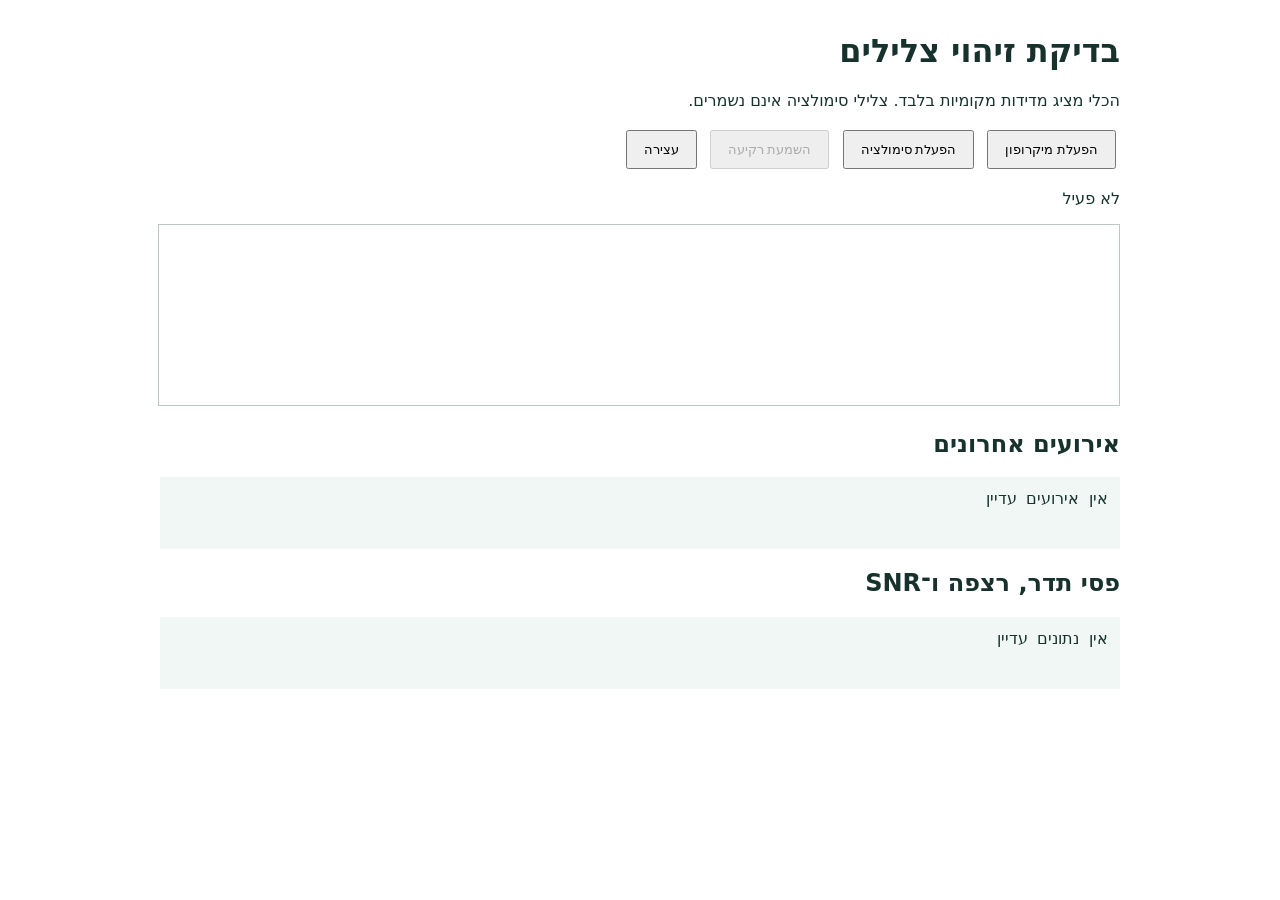
<file: tombi/dev/onsets.html>
<!doctype html>
<html lang="he" dir="rtl">
<head>
  <meta charset="utf-8">
  <meta name="viewport" content="width=device-width, initial-scale=1">
  <title>בדיקת זיהוי צלילים · טומבי</title>
  <style>
    body { max-width: 960px; margin: 2rem auto; padding: 0 1rem; font: 16px system-ui, sans-serif; color: #17322d; }
    button { margin: .25rem; padding: .6rem 1rem; cursor: pointer; }
    canvas { width: 100%; height: 180px; border: 1px solid #b8c9c4; }
    pre { min-height: 3rem; padding: .75rem; background: #f0f7f5; overflow: auto; }
    #events { max-height: 20rem; }
  </style>
</head>
<body>
  <h1>בדיקת זיהוי צלילים</h1>
  <p>הכלי מציג מדידות מקומיות בלבד. צלילי סימולציה אינם נשמרים.</p>
  <button id="mic" type="button">הפעלת מיקרופון</button>
  <button id="sim" type="button">הפעלת סימולציה</button>
  <button id="hit" type="button" disabled>השמעת רקיעה</button>
  <button id="stop" type="button">עצירה</button>
  <p id="status">לא פעיל</p>
  <canvas id="plot" width="900" height="180" aria-label="תרשים עוצמה ושטף"></canvas>
  <h2>אירועים אחרונים</h2>
  <pre id="events">אין אירועים עדיין</pre>
  <h2>פסי תדר, רצפה ו־SNR</h2>
  <pre id="bands">אין נתונים עדיין</pre>
  <script src="../js/dsp.js"></script>
  <script src="../js/audio.js"></script>
  <script>
    const $ = (id) => document.getElementById(id);
    const points = [];
    let off = null;
    const ctx = $('plot').getContext('2d');
    function draw() {
      const canvas = $('plot'), w = canvas.width, h = canvas.height;
      ctx.clearRect(0, 0, w, h);
      ctx.fillStyle = '#f7faf9'; ctx.fillRect(0, 0, w, h);
      ctx.strokeStyle = '#b8c9c4'; ctx.beginPath(); ctx.moveTo(0, h - 1); ctx.lineTo(w, h - 1); ctx.stroke();
      ctx.strokeStyle = '#237f70'; ctx.beginPath();
      points.forEach((point, index) => {
        const x = index * w / Math.max(1, points.length - 1), y = h - 8 - Math.max(0, Math.min(1, (point.odf + 1) / 8)) * (h - 16);
        if (!index) ctx.moveTo(x, y); else ctx.lineTo(x, y);
      });
      ctx.stroke();
    }
    function listen() {
      off && off();
      points.length = 0;
      $('events').textContent = 'ממתין לאירועים…';
      off = T.audio.on((type, event) => {
        if (type === 'frame') {
          points.push(event.odf);
          if (points.length > 180) points.shift();
          draw();
          $('bands').textContent = JSON.stringify({ floorDb: T.audio.floor, db: event.db, snr: +(event.db - T.audio.floor).toFixed(1), bands: Array.from(event.bands) }, null, 2);
        }
        if (type === 'onsetX') {
          const rows = $('events').textContent === 'ממתין לאירועים…' ? [] : JSON.parse($('events').textContent);
          rows.unshift({ t: +event.t.toFixed(1), cls: event.cls, confidence: +event.clsConf.toFixed(2), peakDb: +event.peakDb.toFixed(1), snr: +event.snr.toFixed(1), feats: event.feats });
          $('events').textContent = JSON.stringify(rows.slice(0, 20), null, 2);
        }
      });
    }
    $('mic').onclick = async () => {
      try { await T.audio.startMic(); listen(); $('status').textContent = 'מיקרופון פעיל'; $('hit').disabled = true; }
      catch (error) { $('status').textContent = `שגיאה בהפעלת המיקרופון: ${error.message}`; }
    };
    $('sim').onclick = async () => {
      try { await T.audio.startSim(); listen(); $('status').textContent = 'סימולציה פעילה'; $('hit').disabled = false; }
      catch (error) { $('status').textContent = `שגיאה בהפעלת הסימולציה: ${error.message}`; }
    };
    $('hit').onclick = () => T.audio.sim.stomp(0, 0.65);
    $('stop').onclick = () => { off && off(); off = null; T.audio.stop(); $('status').textContent = 'נעצר'; $('hit').disabled = true; };
  </script>
</body>
</html>
</file>
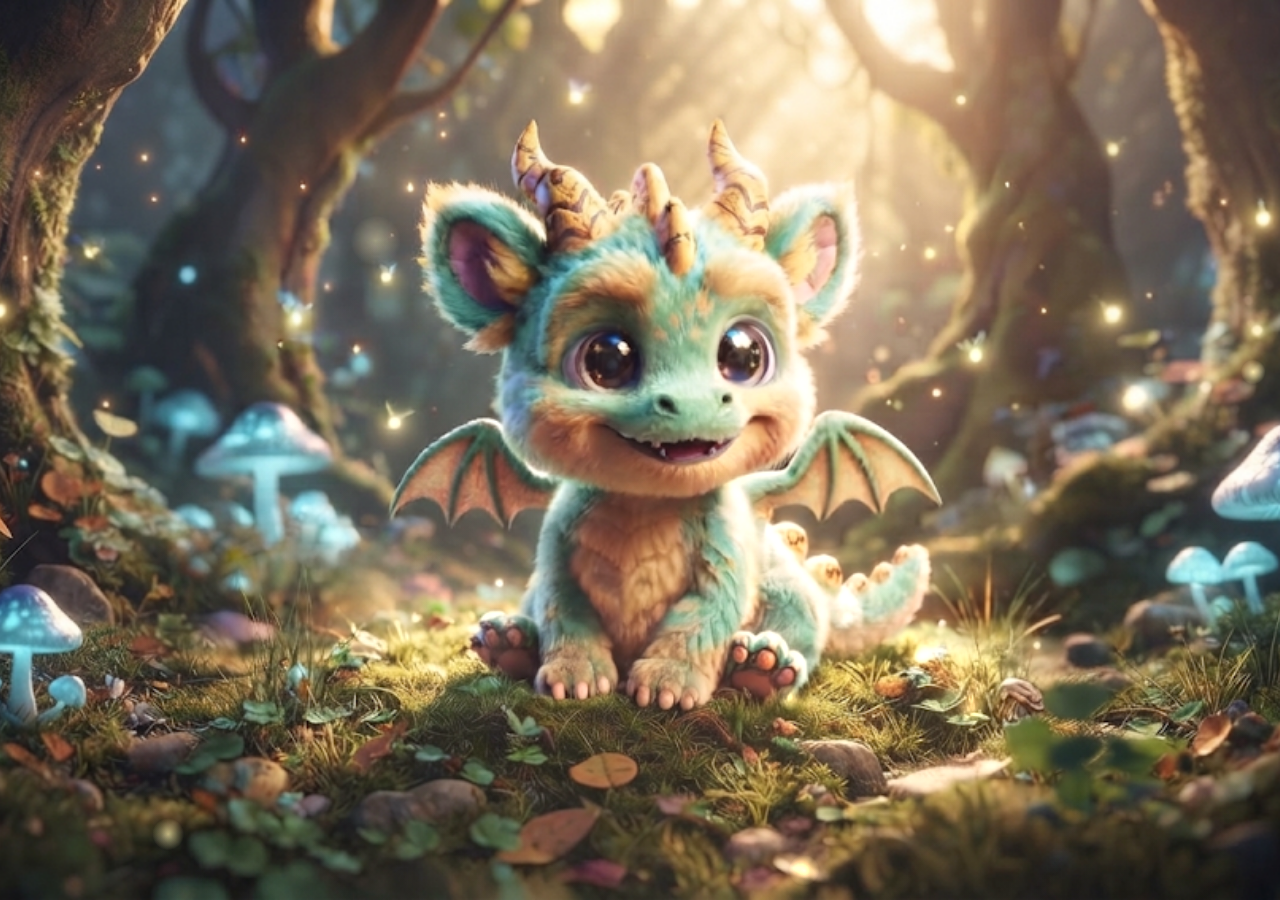
<file: tombi/dev/simulation-qa.html>
<!doctype html>
<html lang="he" dir="rtl">
<head>
  <meta charset="utf-8">
  <meta name="viewport" content="width=device-width, initial-scale=1">
  <title>סימולציית טומבי</title>
  <style>
    html, body { width: 100%; height: 100%; margin: 0; overflow: hidden; background: #14251f; }
    canvas { display: block; width: 100vw; height: 100vh; }
  </style>
  <script>window.T = {};</script>
  <script src="../js/tombi.js?v=20261024-mouth-layer-fix"></script>
</head>
<body>
  <canvas id="avatar"></canvas>
  <script>
    T.tombi.mount(document.getElementById('avatar'), '../assets/tombi.jpg').then(() => {
      T.tombi.setSimulationMode(true);
    }).catch((error) => {
      document.body.textContent = `לא ניתן לטעון את הסימולציה: ${error.message}`;
      console.error(error);
    });
  </script>
</body>
</html>
</file>
